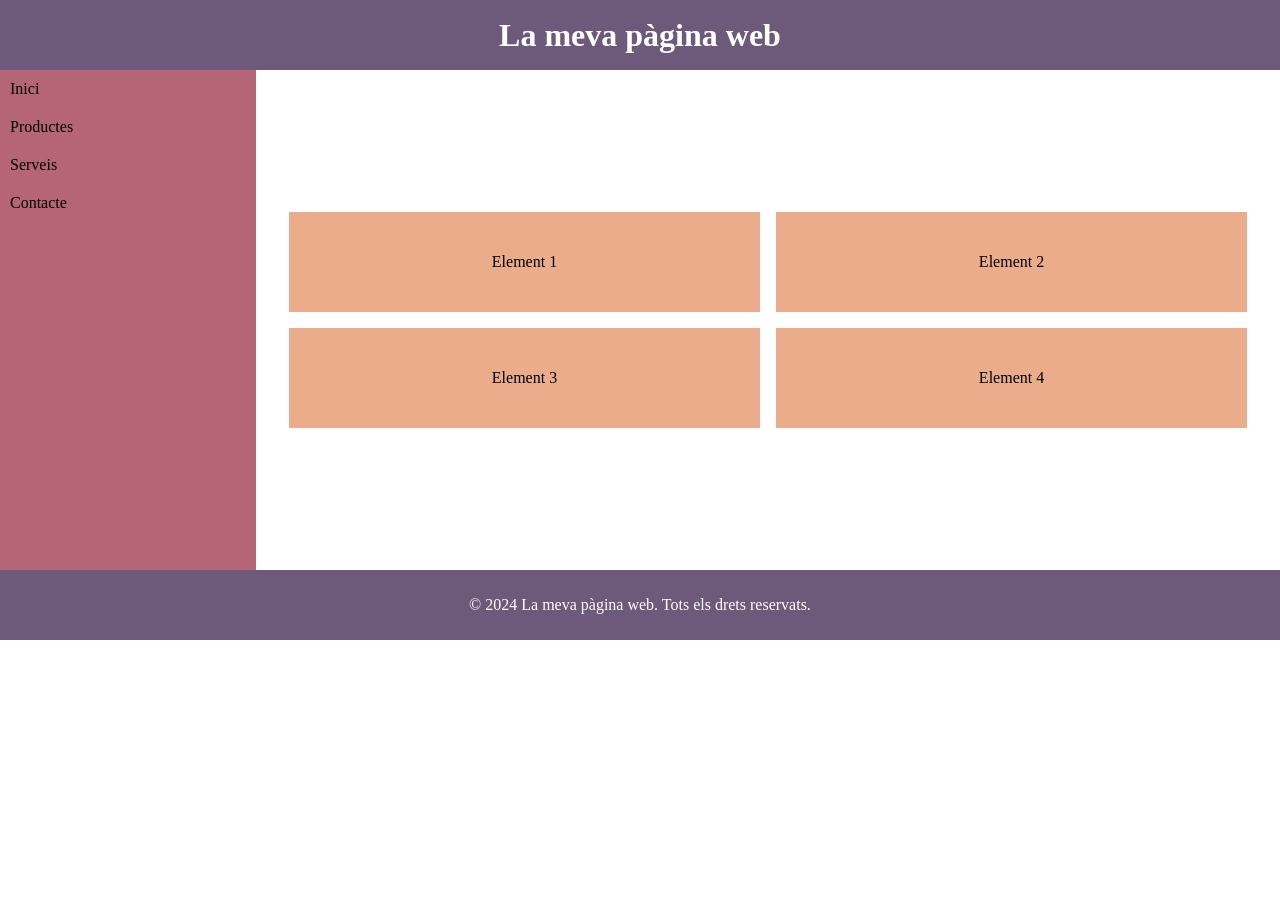
<file: ud3_ex1_Diego_Pampa/lmsgi_ex1_ud3..html>
<!DOCTYPE html>
<html lang="ca">
<head>
  <meta charset="UTF-8">
  <meta name="viewport" content="width=device-width, initial-scale=1.0">
  <title>Exercici 1 - CSS II</title>
  <link rel="stylesheet" href="lmsgi_ex1_ud3.css">
</head>
<body>
  <header>
    <h1>La meva pàgina web</h1>    
  </header>

  <main>
    <aside>
      <a href="#">Inici</a>
      <a href="#">Productes</a>
      <a href="#">Serveis</a>
      <a href="#">Contacte</a>
    </aside>

    <section>
      <div class="card">Element 1</div>
      <div class="card">Element 2</div>
      <div class="card">Element 3</div>
      <div class="card">Element 4</div>
    </section>
  </main>

  <footer>
    <p>&copy; 2024 La meva pàgina web. Tots els drets reservats.</p>
  </footer>
</body>
</html>
</file>
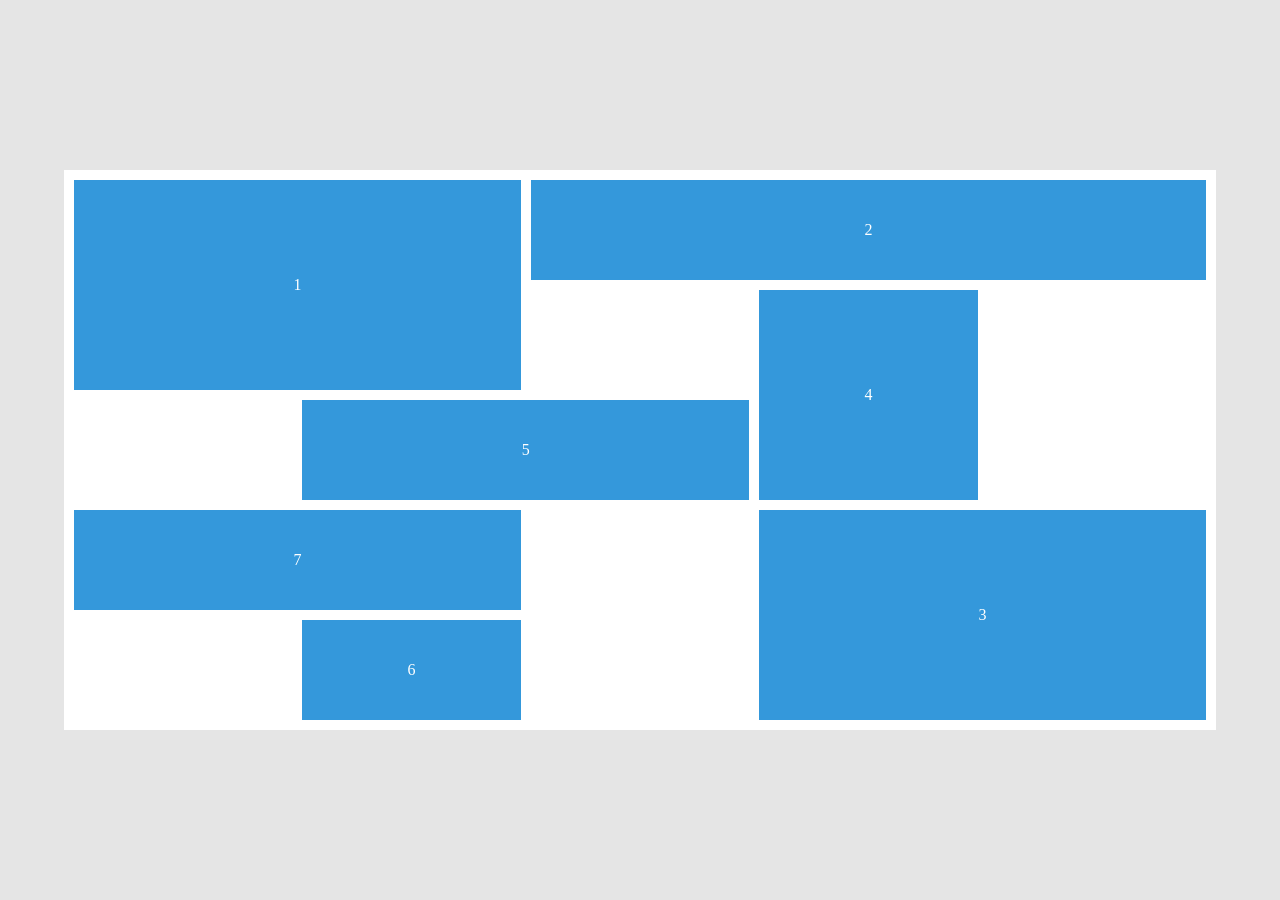
<file: ud3_ex4_Diego_Pampa/lmsgi_ex4_ud3.html>
<!DOCTYPE html>
<html lang="en">
<head>
  <meta charset="UTF-8">
  <meta name="viewport" content="width=device-width, initial-scale=1.0">
  <title>Exercici 4 - CSS II</title>
  <link rel="stylesheet" href="lmsgi_ex4_ud3.css">
</head>
<body>
  <div class="grid-container">
    <div class="item item1">1</div>
    <div class="item item2">2</div>
    <div class="item item3">3</div>
    <div class="item item4">4</div>
    <div class="item item5">5</div>
    <div class="item item6">6</div>
    <div class="item item7">7</div>
  </div>
</body>
</html>
</file>
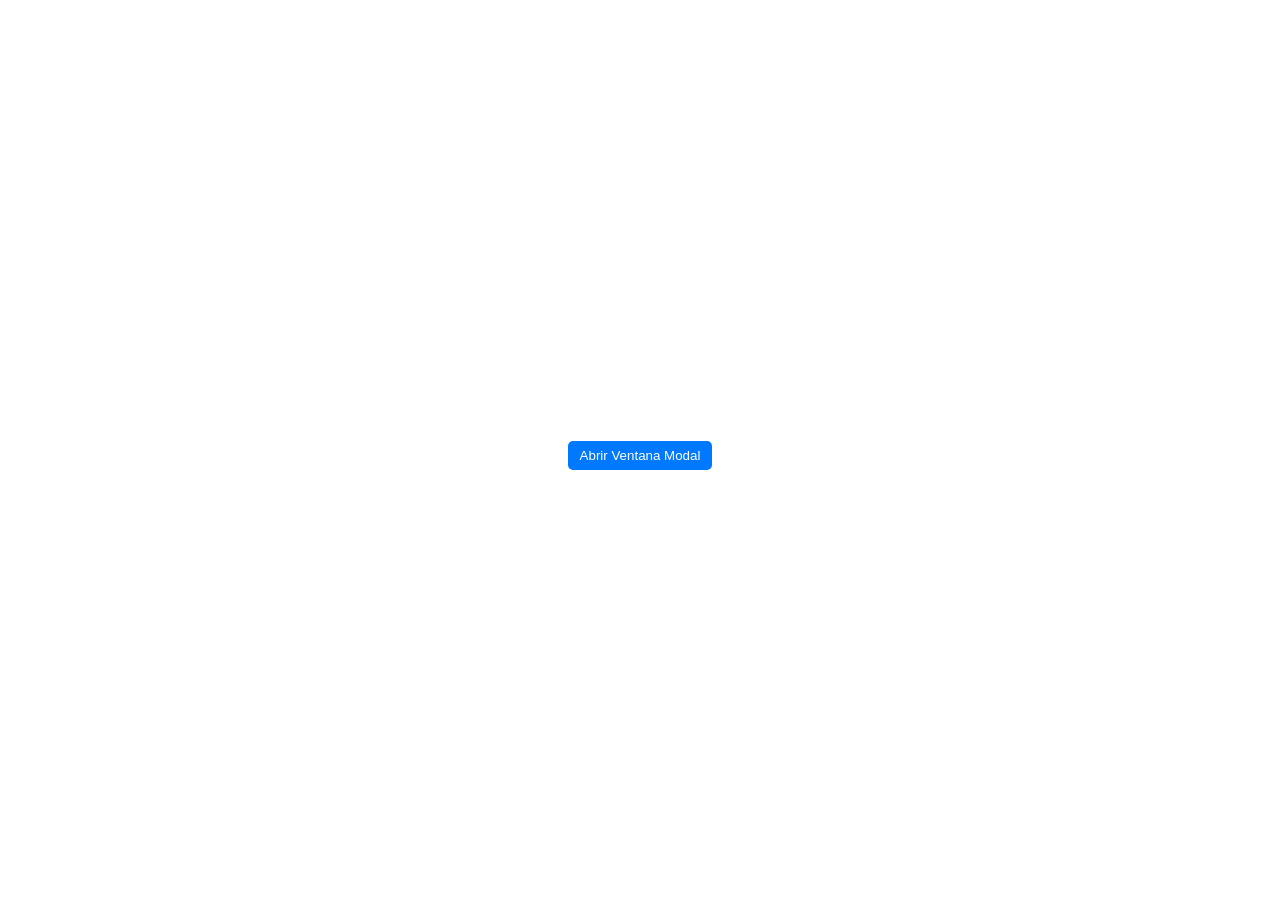
<file: ud8_ex2_3_Diego_Pampa/2_3.html>
<!DOCTYPE html>
<html lang="en">
<head>
  <meta charset="UTF-8">
  <meta name="viewport" content="width=device-width, initial-scale=1.0">
  <link rel="stylesheet" href="2_3.css">
  <title>Document</title>
</head>
<body>

  <button class="click-here">Abrir Ventana Modal</button>

  <section class="popup_window">
    <h2>Missatge Important</h2>
    <p>Aquest és un Missatge de prova. Qué vols fer?</p>
    <button class="aceptar">Aceptar</button>
    <button class="cancelar">Cancel·lar</button>
  </section>
  
  <!--Otra opción de mensaje de confirmación-->
  <!-- <p class="mensaje-confirmacion"></p> -->

  <script src="2_3.js"></script>
</body>
</html>
</file>
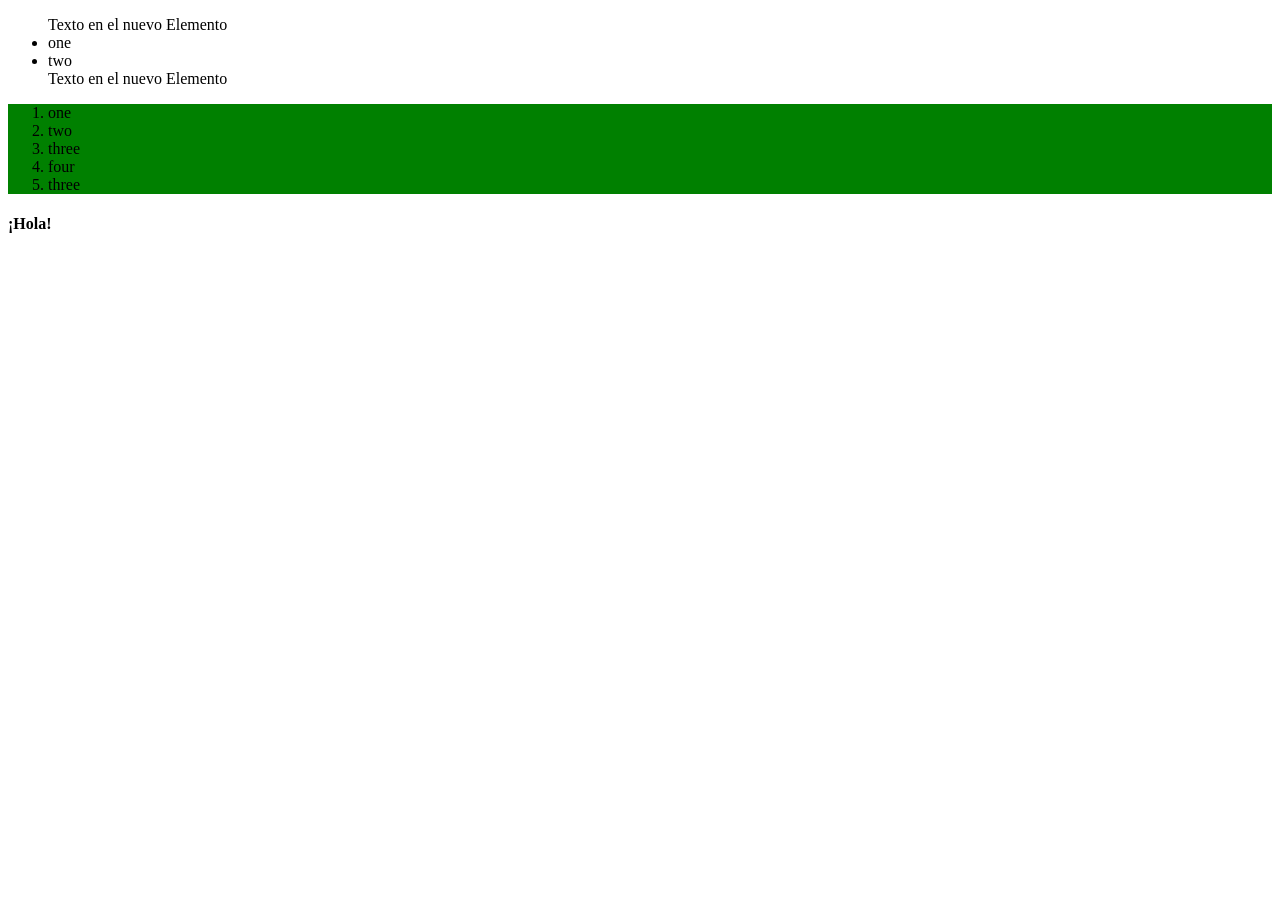
<file: ud8_ex2_4_Diego_Pampa/2_4.html>
<!doctype html>
<html lang="en">
  <head>
    <meta charset="UTF-8" />
    <meta name="viewport" content="width=device-width,initial-scale=1.0"/>
    <title>Document</title>
  </head>
  <body>

    <div class="header"></div>

    <section id="container">
      <ul>
        <li class="first">one</li>
        <li class="second">two</li>
        <li class="third">three</li>
      </ul>
      <ol>
        <li class="first">one</li>
        <li class="second">two</li>
        <li class="third">three</li>
      </ol>
    </section>
  
    <div class="footer"></div>

    <script  src="2_4.js"></script>
    
  </body>
</html>
</file>
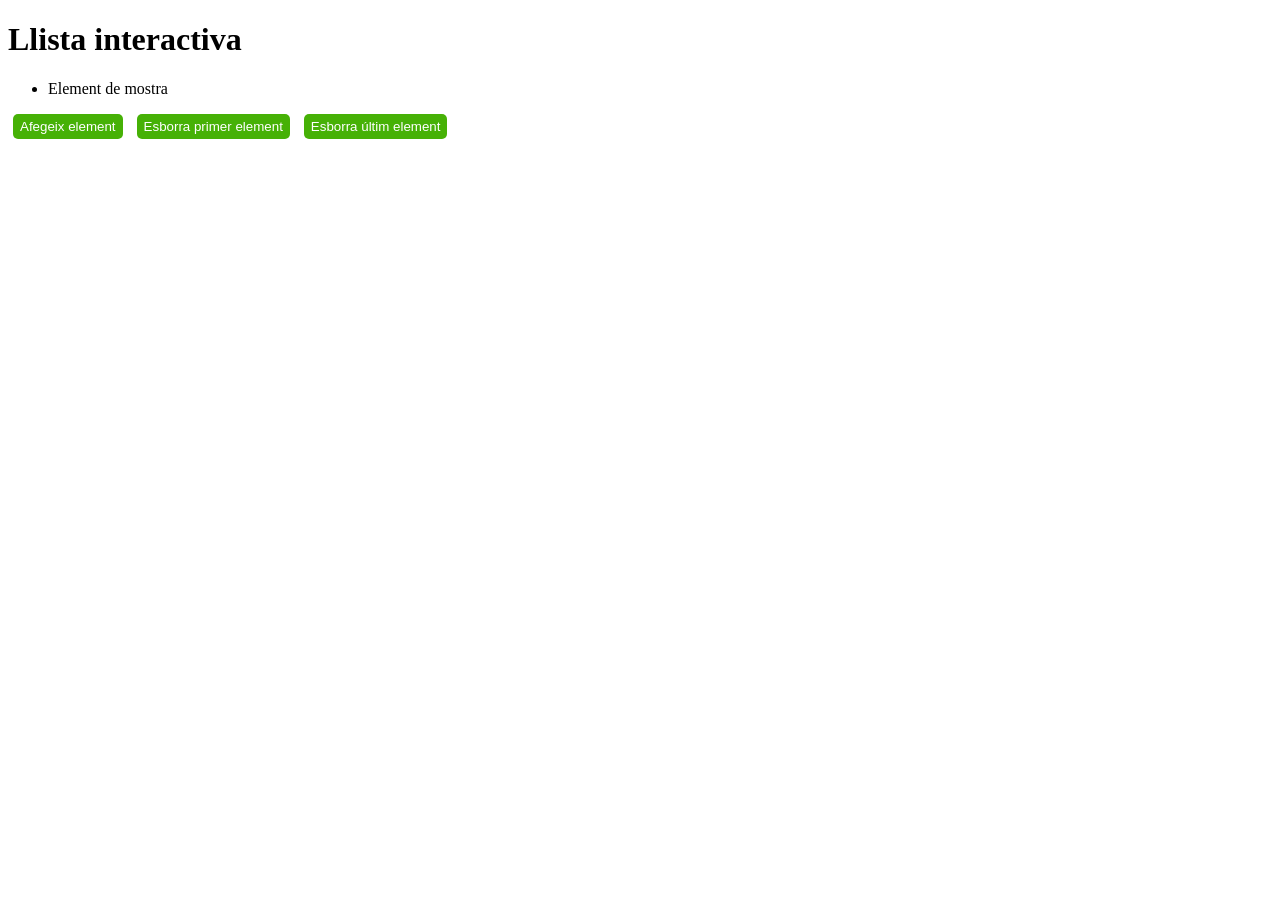
<file: ud8_ex2_5_Diego_Pampa/2_5.html>
<!DOCTYPE html>
<html lang="en">
<head>
  <meta charset="UTF-8">
  <meta name="viewport" content="width=device-width, initial-scale=1.0">
  <title>Document</title>
  <link rel="stylesheet" href="2_5.css">
</head>
<body>
  
  <h1 class="tilte">Llista interactiva</h1>

  <ul class="">
    <li>Element de mostra</li>
  </ul>

  <button class="afegeix-element">Afegeix element</button>
  <button class="EsborraPrimerElement">Esborra primer element</button>
  <button class="EsborraUltimElemnt">Esborra últim element</button>

  <script src="2_5.js"></script>
</body>
</html>
</file>
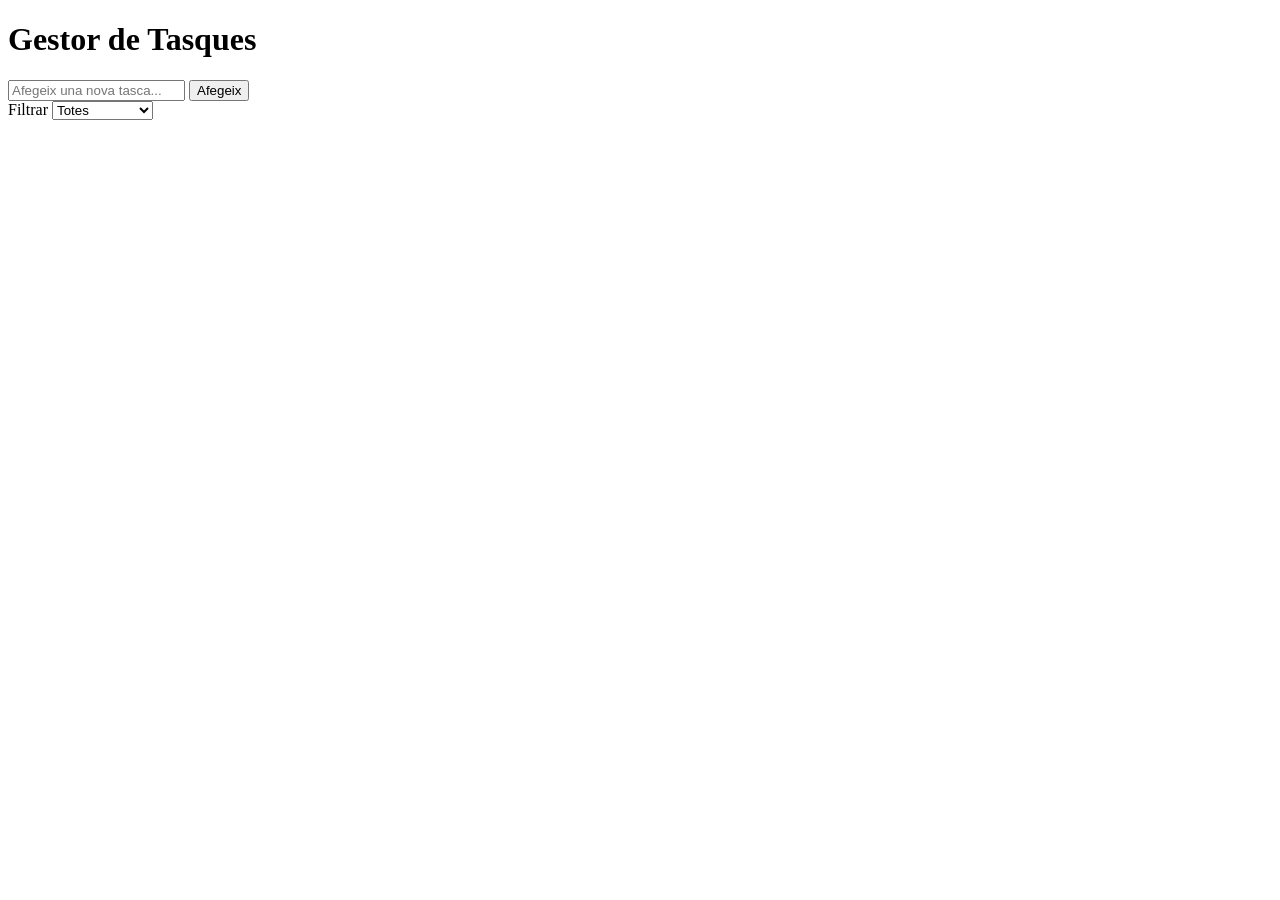
<file: ud8_ex2_6_Diego_Pampa/2_6.html>
<!DOCTYPE html>
<html lang="en">
<head>
  <meta charset="UTF-8">
  <meta name="viewport" content="width=device-width, initial-scale=1.0">
  <link rel="stylesheet" href="2_6.css">
  <title>Document</title>
</head>
<body>
  
    <h1>Gestor de Tasques</h1>

    <form action="">

      <label> 
        <input type="text" name="text" id="text" placeholder="Afegeix una nova tasca...">
        <input type="button" value="Afegeix" id="button">
      </label>    
      
      <div>
          <label for="filtrar">Filtrar</label>
          <select name="select" id="select">
              <option value="totes">Totes</option>
              <option value="completades">Completades</option>
              <option value="pendents">Pendents</option>
          </select>
      </div>


      <ul id="llista-tasques">  <!-- para ir añadiendo las tareas -->
      
      </ul>

    </form>

    <script src="2_6.js"></script>
</body>
</html>
</file>
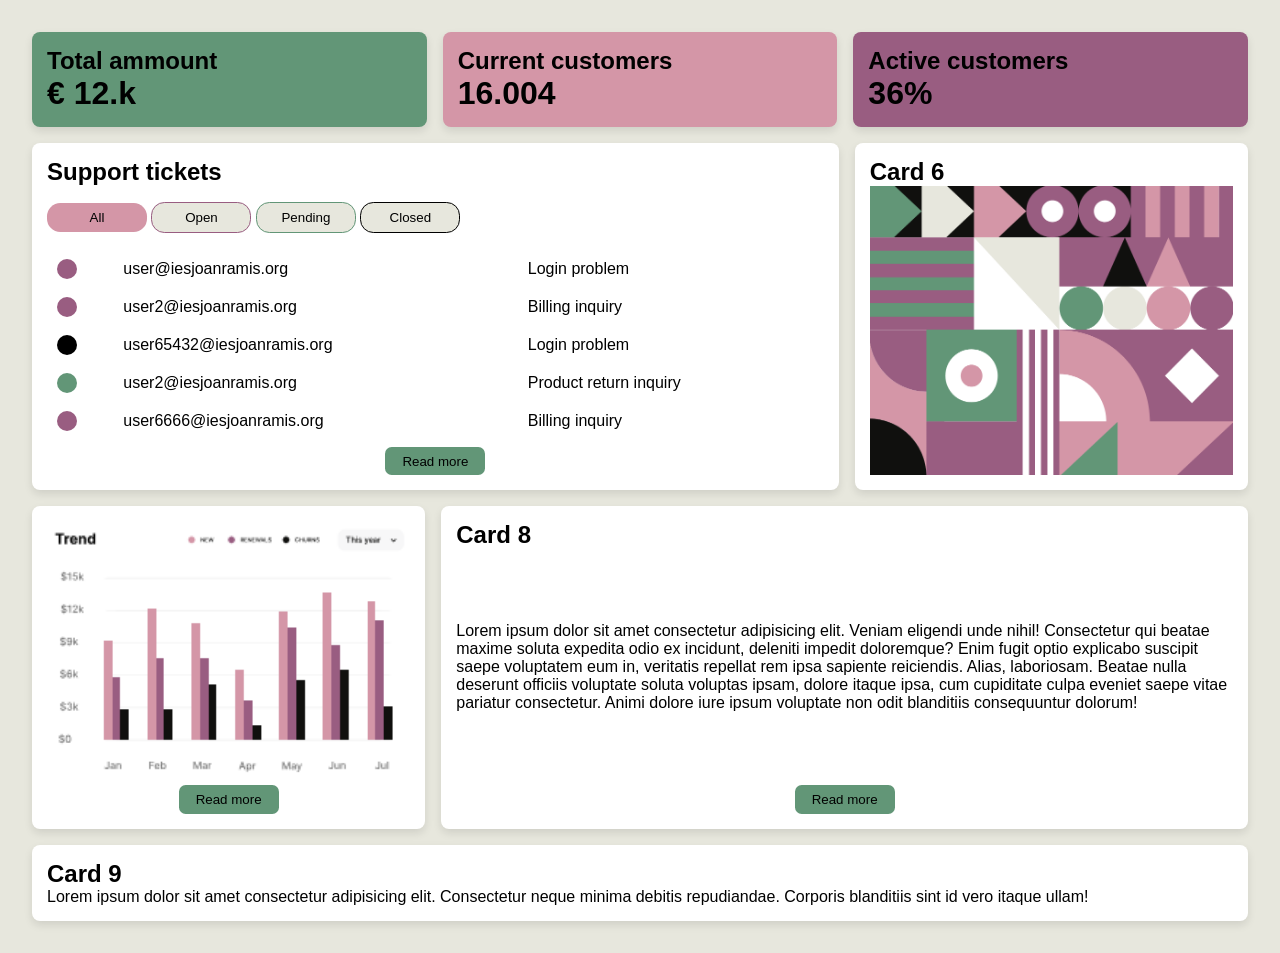
<file: ud3_ex3_Diego_Pampa/Flex-version/lmsgi_ex3_ud3.html>
<!DOCTYPE html>
<html lang="en">
<head>
  <meta charset="UTF-8">
  <meta name="viewport" content="width=device-width, initial-scale=1.0">
  <title>UD3 - Exercici 3</title>
  <link rel="stylesheet" href="lmsgi_ex3_ud3.css">
</head>
<body>
  <main>
    <section class="cards">
      <div class="card">
        <h2>Total ammount</h2>
        <h3>€ 12.k</h3>
      </div>
      <div class="card">
        <h2>Current customers</h2>
        <h3>16.004</h3>
      </div>
      <div class="card">
        <h2>Active customers</h2>
        <h3>36%</h3>
      </div>
      <div class="card large">
        <h2>Support tickets</h2>
        <div class="set-buttons">
          <button class="btn-all">All</button>
          <button class="btn-open">Open</button>
          <button class="btn-pending">Pending</button>
          <button class="btn-closed">Closed</button>
        </div>
        <table>
          <tr>
            <td><div class="circle"></div></td>
            <td>user@iesjoanramis.org</td>
            <td>Login problem</td>
          </tr>
          <tr>
            <td><div class="circle"></div></td>
            <td>user2@iesjoanramis.org</td>
            <td>Billing inquiry</td>
          </tr>
          <tr>
            <td><div class="circle closed"></div></td>
            <td>user65432@iesjoanramis.org</td>
            <td>Login problem</td>
          </tr>
          <tr>
            <td><div class="circle pending"></div></td>
            <td>user2@iesjoanramis.org</td>
            <td>Product return inquiry</td>
          </tr>
          <tr>
            <td><div class="circle"></div></td>
            <td>user6666@iesjoanramis.org</td>
            <td>Billing inquiry</td>
          </tr>
        </table>            
        <button class="btn-primary">Read more</button>
      </div>
      <div class="card">
        <h2>Card 6</h2>
        <img src="img/art.png" alt="art">
      </div>
      <div class="card">
        <img src="img/trend_stats.png" alt="stats">
        <button class="btn-primary">Read more</button>
      </div>
      <div class="card large">
        <h2>Card 8</h2>
        <p>Lorem ipsum dolor sit amet consectetur adipisicing elit. Veniam eligendi unde nihil! Consectetur qui beatae maxime soluta expedita odio ex incidunt, deleniti impedit doloremque? Enim fugit optio explicabo suscipit saepe voluptatem eum in, veritatis repellat rem ipsa sapiente reiciendis. Alias, laboriosam. Beatae nulla deserunt officiis voluptate soluta voluptas ipsam, dolore itaque ipsa, cum cupiditate culpa eveniet saepe vitae pariatur consectetur. Animi dolore iure ipsum voluptate non odit blanditiis consequuntur dolorum!</p>
        <button class="btn-primary">Read more</button>
      </div>
      <div class="card extralarge">
        <h2>Card 9</h2>
        <p>Lorem ipsum dolor sit amet consectetur adipisicing elit. Consectetur neque minima debitis repudiandae. Corporis blanditiis sint id vero itaque ullam!</p>
      </div>
    </section>
  </main>
</body>
</html>
</file>
<file: ud3_ex1_Diego_Pampa/lmsgi_ex1_ud3.css>
*{
  margin: 0;
  padding: 0;
  box-sizing: border-box;
}

:root{
  --violeta-oscuro: #6d597a;
  --rosa: #b56576;
  --naranja-pastel: #eaac8b;
  --blanco: #fff;
  --negro: #000;
}

header, footer{
  display: flex;
  justify-content: center;
  align-items: center;
  background-color: var(--violeta-oscuro);
  color: var(--blanco);
  height: 70px;
}

main{
 display: flex;
 flex-direction: row; /*por defecto ya es row*/
 height: 500px;
}

aside{
  display: flex;
  flex-direction: column;
  background-color: var(--rosa);
  width: 20%;
  /* gap: 10px; */
}

aside  a{
  color:  var(--negro);
  text-decoration: none;
  padding: 10px;
}

section{
  display: flex;
  gap: 1em;
  justify-content: center;
  width: 80%;
  align-content: center;
  flex-wrap: wrap;
}

.card{
  display: flex;
  justify-content: center;
  align-items: center;
  background-color: var(--naranja-pastel);
  height: 100px;
  width: 46%;
}
</file>
<file: ud3_ex4_Diego_Pampa/lmsgi_ex4_ud3.css>
*{
    margin: 0;
    padding: 0;
    box-sizing: border-box;
}

:root{
    --white: #fff;
    --almostblue: #3498DB;
    --almostgrey: #E5E5E5;
}


body{
    display: flex;
    /* display: grid; */
    background-color: var(--almostgrey);
    height: 100vh;
    /* grid-template-rows: repeat(3, 1fr); */
    /* grid-template-columns: repeat(5, 100px); */
    align-items: center;
    justify-content: center;
    /* place-items: center; */
    /* place-content: center; */
}

.grid-container{
    display: grid;
    background-color: var(--white);
    grid-auto-rows: 100px;
    grid-template-rows: repeat(3, 100px);
    grid-template-columns: repeat(5, 1fr);
    /* justify-content: center; */
    width: 90%;
    gap: 10px;
    padding: 10px;
} 

.item{
    display: grid;
    background-color: var(--almostblue);
    color: var(--white);
    /* justify-content: center; */
    /* align-items: center; */
    place-items: center;
} 

 .item1{
    grid-column: 1/3 ;
    grid-row: span 2;
}

.item2{
    grid-column: 3/6;
}

.item3{
    grid-column: 4/6;
    grid-row: 4/6;
}

.item4{
    grid-column: 4/5;
    grid-row: 2/4;
}

.item5{
    grid-column: 2/4;
    grid-row: 3/4;
}

.item6{
    grid-column: 2/3;
    grid-row: 5/6;
}

.item7{
    grid-column: 1/3;
    grid-row: 4/5;
}
</file>
<file: ud8_ex2_3_Diego_Pampa/2_3.css>
*{
  padding: 0;
  margin: 0;
  /* background-color: red; */
}

body{
  height: 100vh;
  display: grid;
  place-items: center;
}

.click-here{
  /* display: none; */
}

.overlay{
  position: fixed;
  inset: 0;
  background: rgba(0,0,0,0.5);
  display: none;
}

.modal{
  position: fixed;
  z-index: 10;
}


section{ /* section.popup_window  */
  border: 1px solid black;
  border-radius: 10px;
  padding: 15px;
  text-align: center;
  display: none;
  background-color: white;
  /* position: absolute; */ 
}


button{
  background-color: #0079ff;
  color: white;
  padding: 7px 12px;
  border-radius: 5px;
  border-style: none;
  margin: 10px 5px 0 5px;
  cursor: pointer;
}

button:hover{
  background-color: rebeccapurple;
}
</file>
<file: ud8_ex2_5_Diego_Pampa/2_5.css>
*{
  /* padding: 0; */
  /* margin: 0; */
  /* box-sizing: border-box; */
}

button{
  background-color: #46b106;
  color: white;
  border-style: none;
  border-radius: 5px;
  padding: 5px 7px;
  margin: 0 5px;
  cursor: pointer;
}
</file>
<file: ud8_ex2_6_Diego_Pampa/2_6.css>
.completed { /* Estilo para las tareas completadas*/
  text-decoration: line-through;  /*Tacha el texto de la tarea*/
  color: gray;
}
</file>
<file: ud3_ex3_Diego_Pampa/Flex-version/lmsgi_ex3_ud3.css>
/* Variables de color */
:root {
  --color-bg: #e7e7dd;
  --color-primary: #629677;
  --color-secondary: #D496A7;
  --color-accent: #995D81;
  --color-black: #000;
  --color-white: #FFF;
}

/* Estilos globales */
* {
  margin: 0;
  padding: 0;
  box-sizing: border-box;
}

body {
  font-family: Arial, sans-serif;
  background-color: var(--color-bg);
  color: var(--color-black);
}

h3 {
  font-size: 32px;
}

button {    
  padding: 0.5em 1em;
  border: none;
  cursor: pointer;
  transition: background-color 0.4s ease;
  align-self: center;
  width: 100px;
  border-radius: 1em;
  background-color: var(--color-bg);
}

.btn-primary {
  background-color: var(--color-primary);
  border-radius: 0.5em;
}

button.btn-primary:hover {
  background-color: var(--color-accent);
}

.set-buttons {
  padding: 10px 0;
}

.btn-open, .btn-pending, .btn-closed {
  border-style: solid;
  border-width: 0.6px;
}

.btn-all {
  background-color: var(--color-secondary);
}

.btn-open {
  border-color: var(--color-accent);
}
.btn-open:hover {
  background-color: var(--color-accent);
}

.btn-pending{
  border-color: var(--color-primary);
}
.btn-pending:hover{
  background-color: var(--color-primary);
}

.btn-closed {
  border-color: var(--color-black);
}
.btn-closed:hover {
  background-color: var(--color-black);
  color: var(--color-bg);
}

.circle {
  background-color: var(--color-accent);
  width: 20px;
  height: 20px;
  border-radius: 50%;
}

.pending {
  background-color: var(--color-primary);
}

.closed {
  background-color: var(--color-black);
}

td{
  padding: 0.5em;
}


/*Main*/
main {
  padding: 2em;
  background-color: var(--color-bg);
}

/**/
.cards{
  display: flex;
  flex-direction: column;
  gap: 1em;
}

.card, .large, .extralarge{
    padding: 15px;
  }

.card {
  background-color: white;
  border-radius: 8px;
  /* padding: 1.5em; */
  box-shadow: 0 4px 8px rgba(0, 0, 0, 0.1);
  transition: transform 0.3s ease, box-shadow 0.3s ease; /*animacion al pasar el cursor*/
  display: flex;
  flex-direction: column;
  justify-content: space-between;
}

.card:first-child{
  background-color: var(--color-primary);
}

.card:nth-child(2){
  background-color: var(--color-secondary);
}

.card:nth-child(3){
  background-color: var(--color-accent);
}

.card:hover {
  transform: translateY(-5px);
  box-shadow: 0 8px 16px rgba(0, 0, 0, 0.2);
}

img[alt="art"]{
  width: 100%;
}


@media(min-width: 768px){
  /* main{background-color: red;} */

  .cards {
  /* display: flex; */
  flex-flow: row wrap;
  /* flex-direction: row; */
  /* flex-wrap: wrap; */
  /* gap: 1em; */
}

  .card, .large, .extralarge{
    /* padding: 15px; */
  }

  .card {
  flex: 1 1 calc(30% - 1.5em); /*flex-grow: 1, flex-shrink: 1 y flex-basis: calc(30% - 1.5em) */
  min-width: 200px;
  }
 
  .large{
    /* flex: 1 1 calc(64% - 1.5em); */
    flex-grow: 1;
    flex-shrink: 1;
    flex-basis: calc(64% - 1.5em);
  }

  .extralarge {
  flex: 1 1 calc(90% - 1.5em);
}


}
</file>
